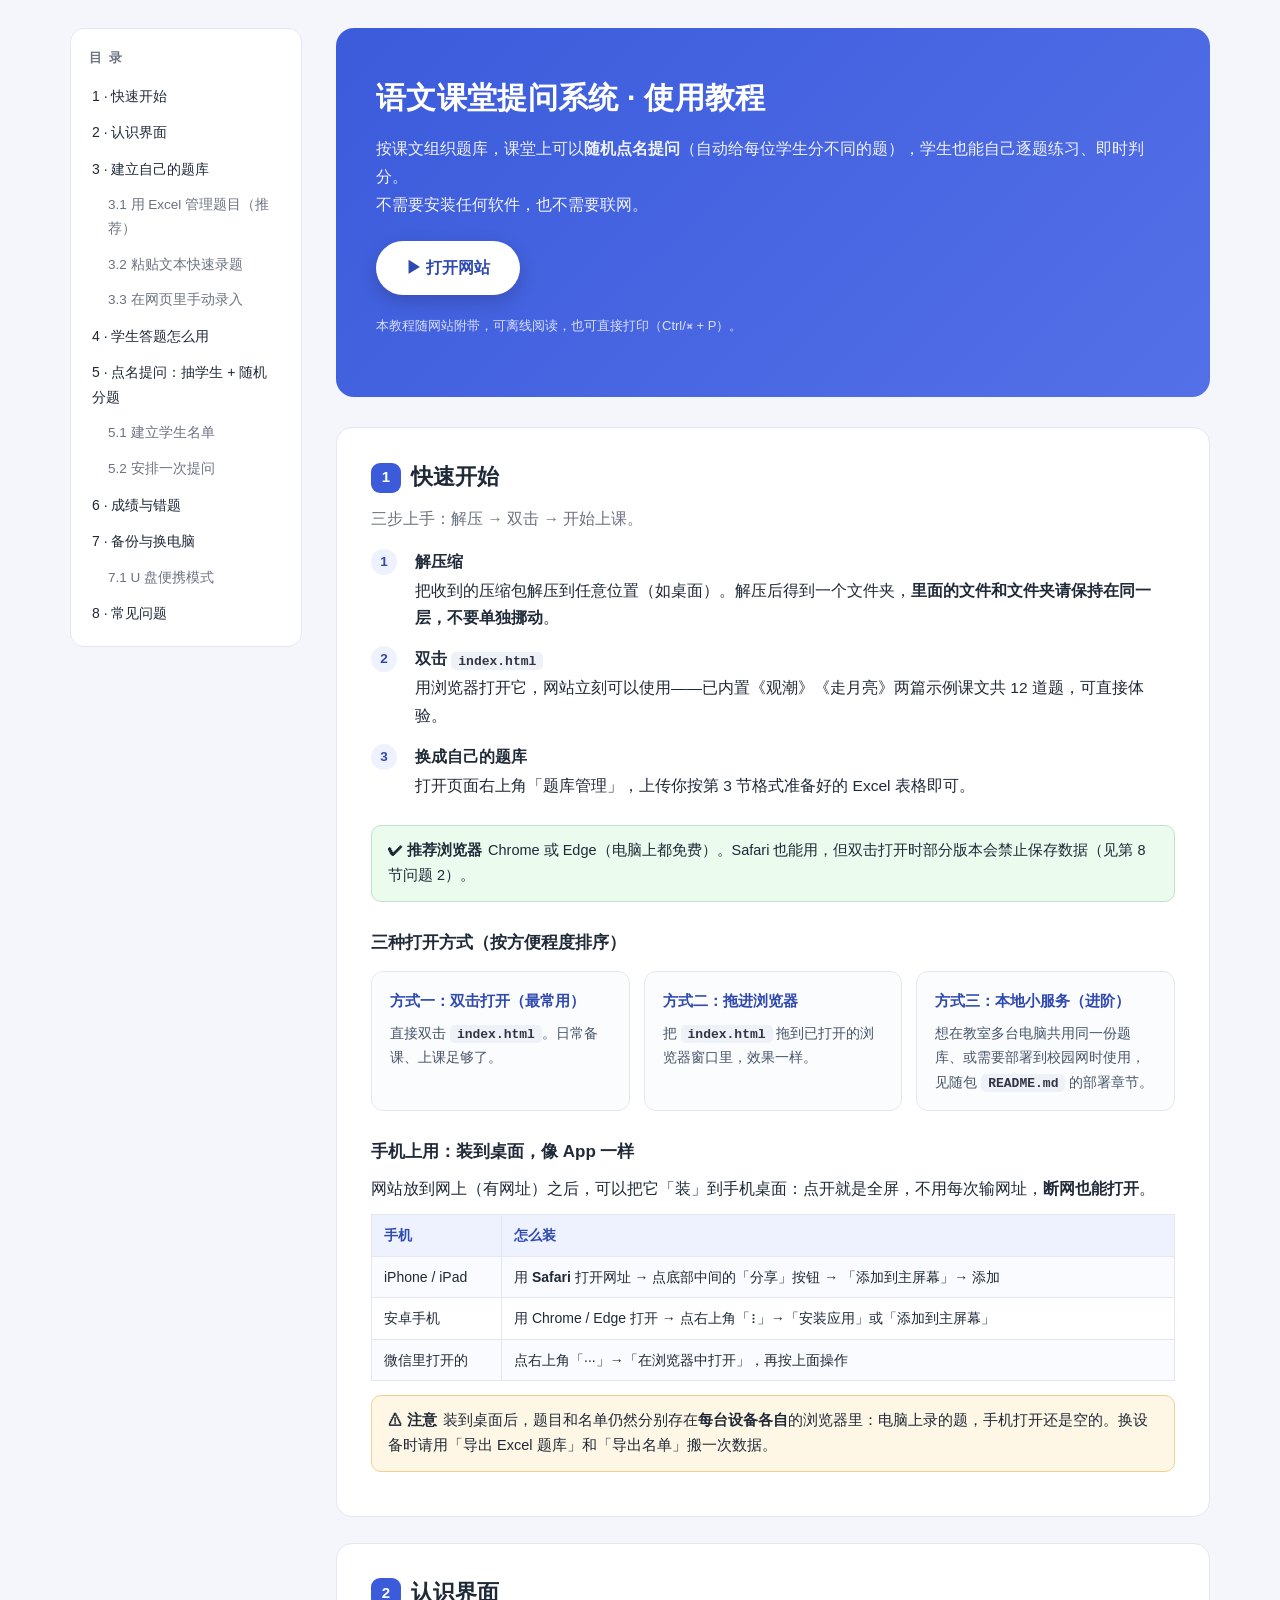
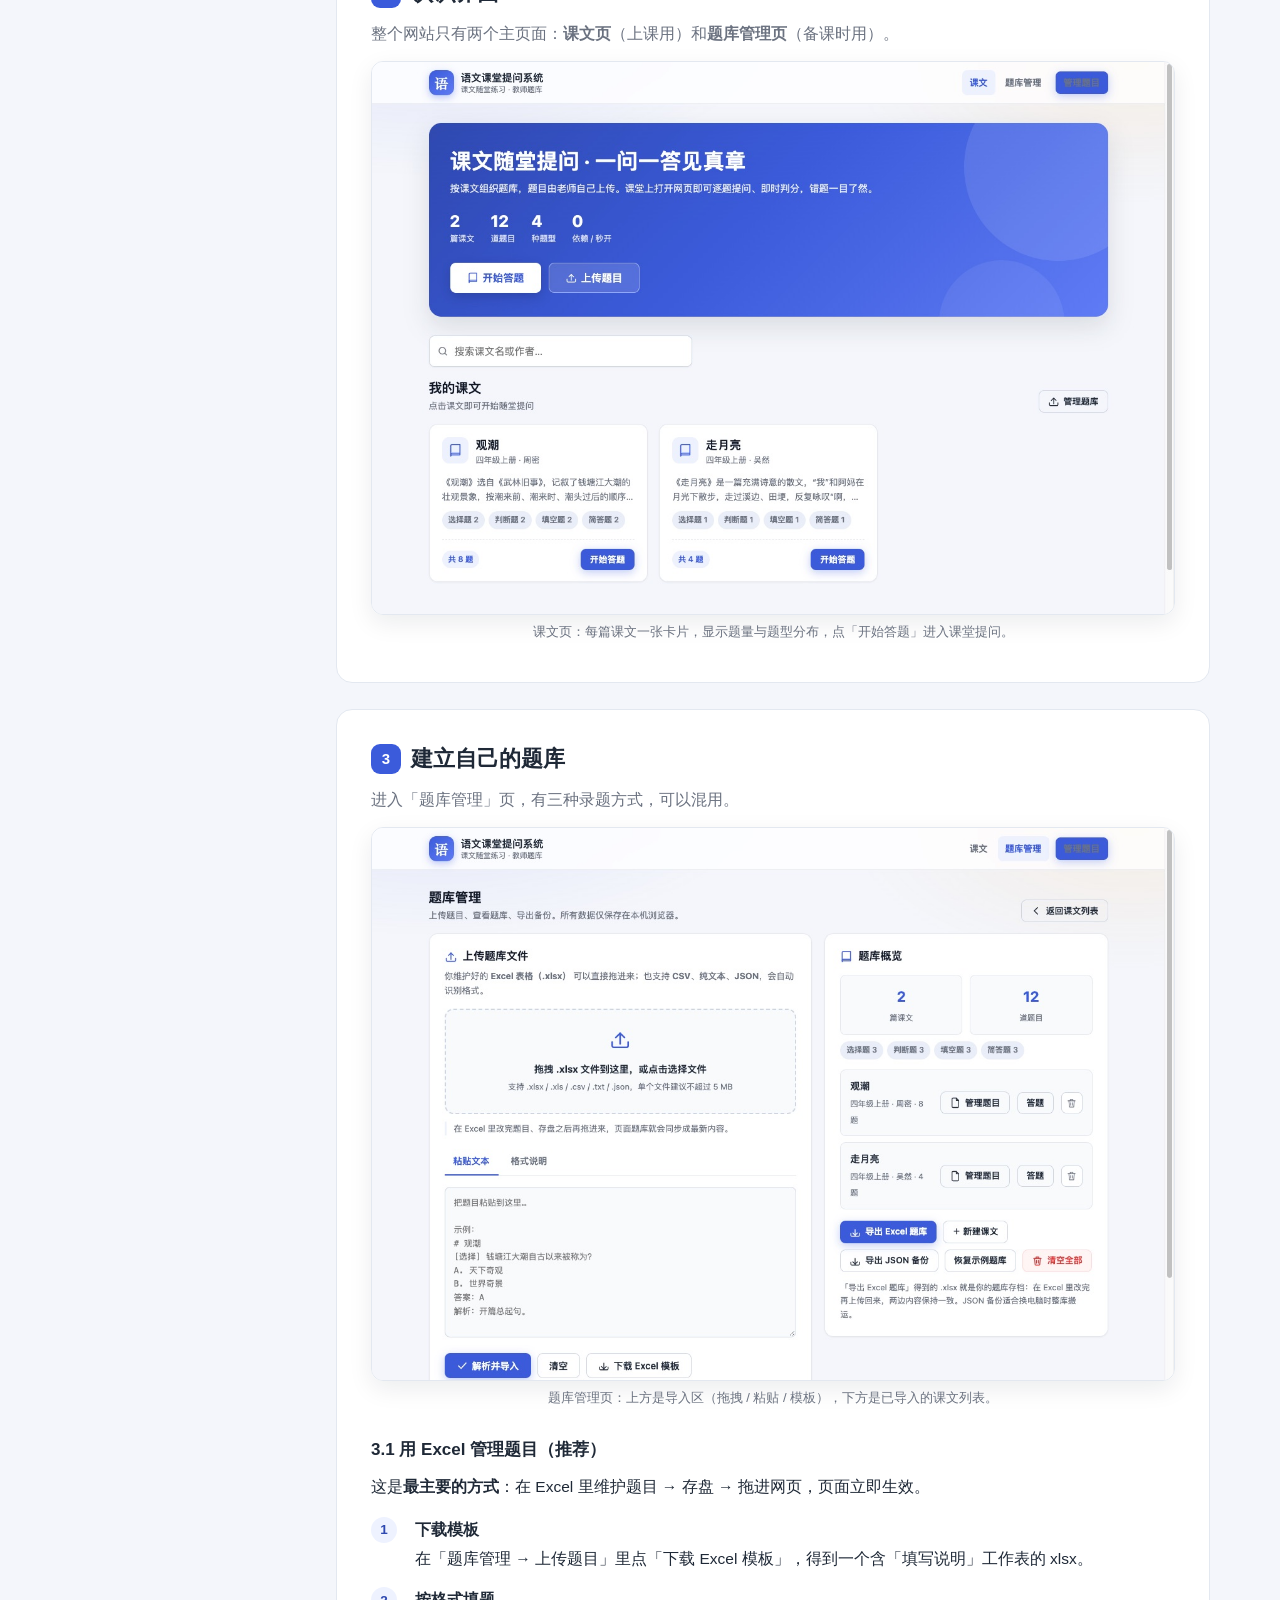
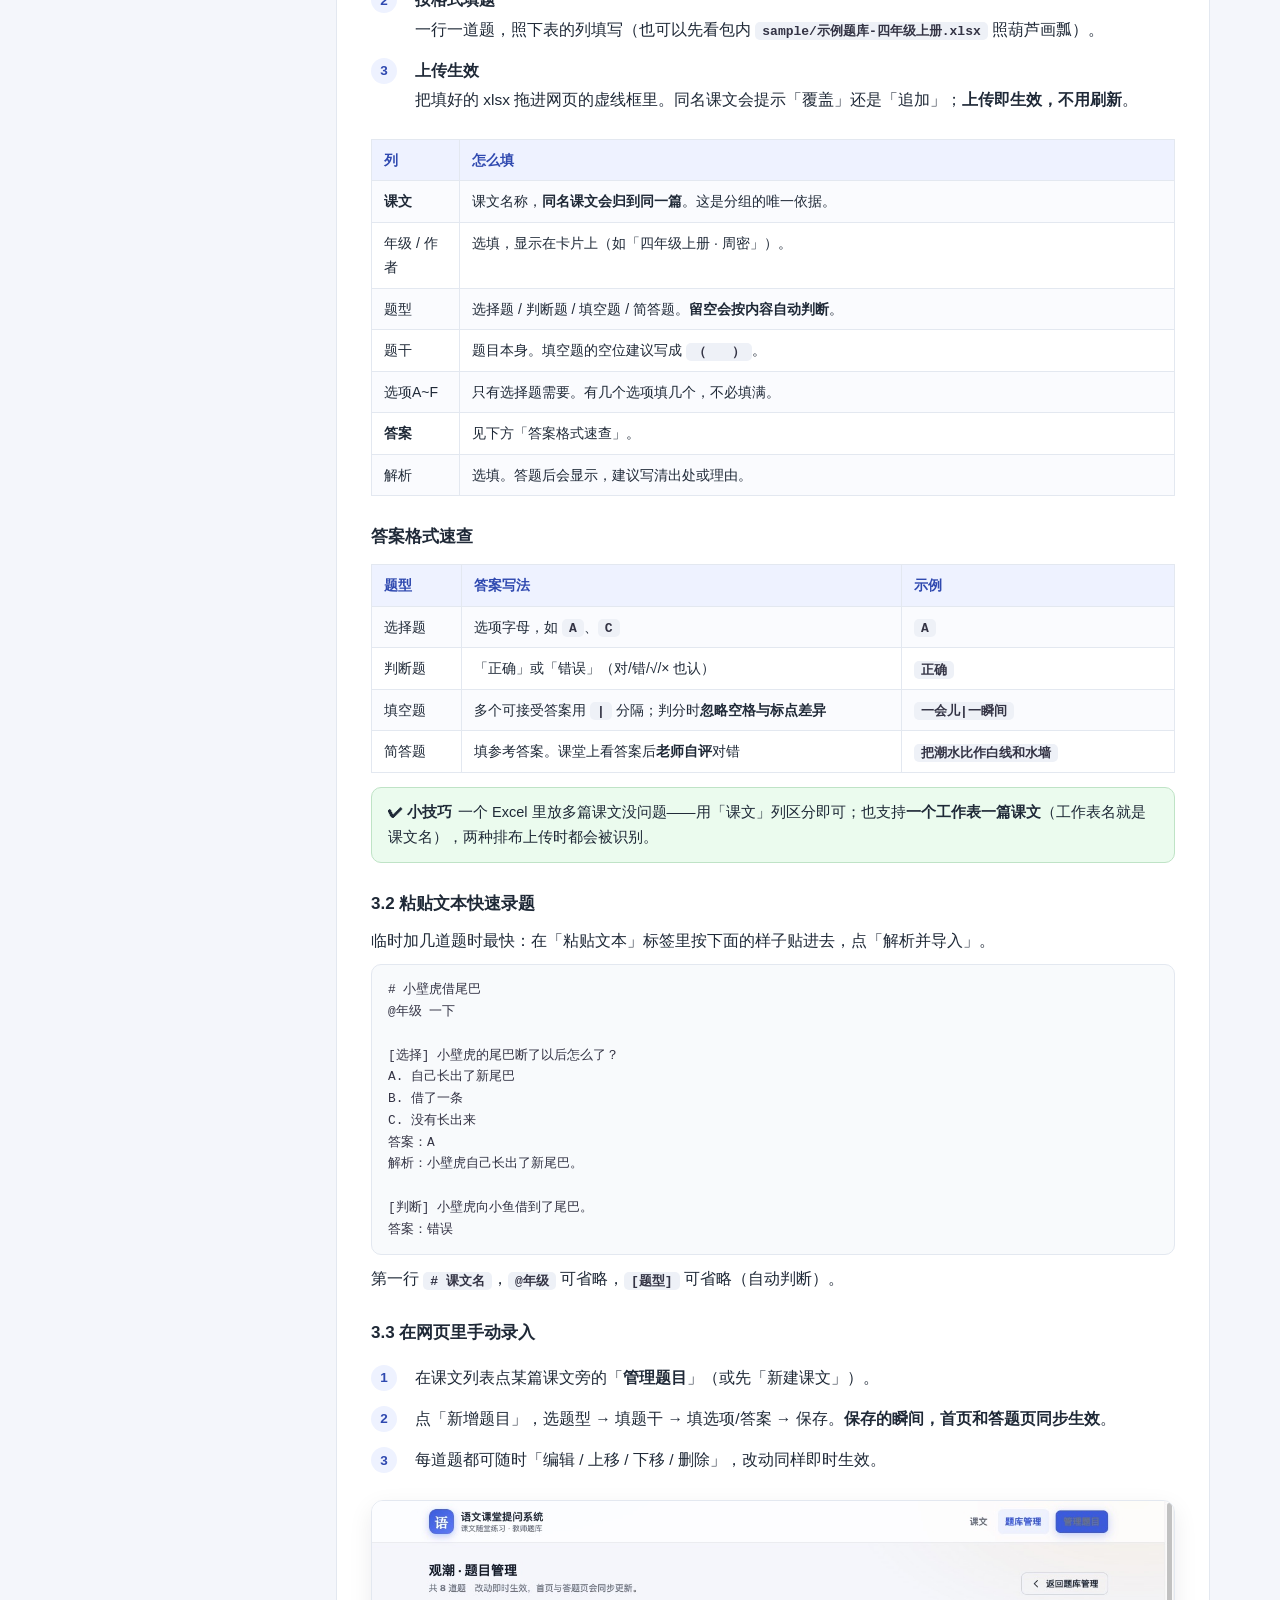
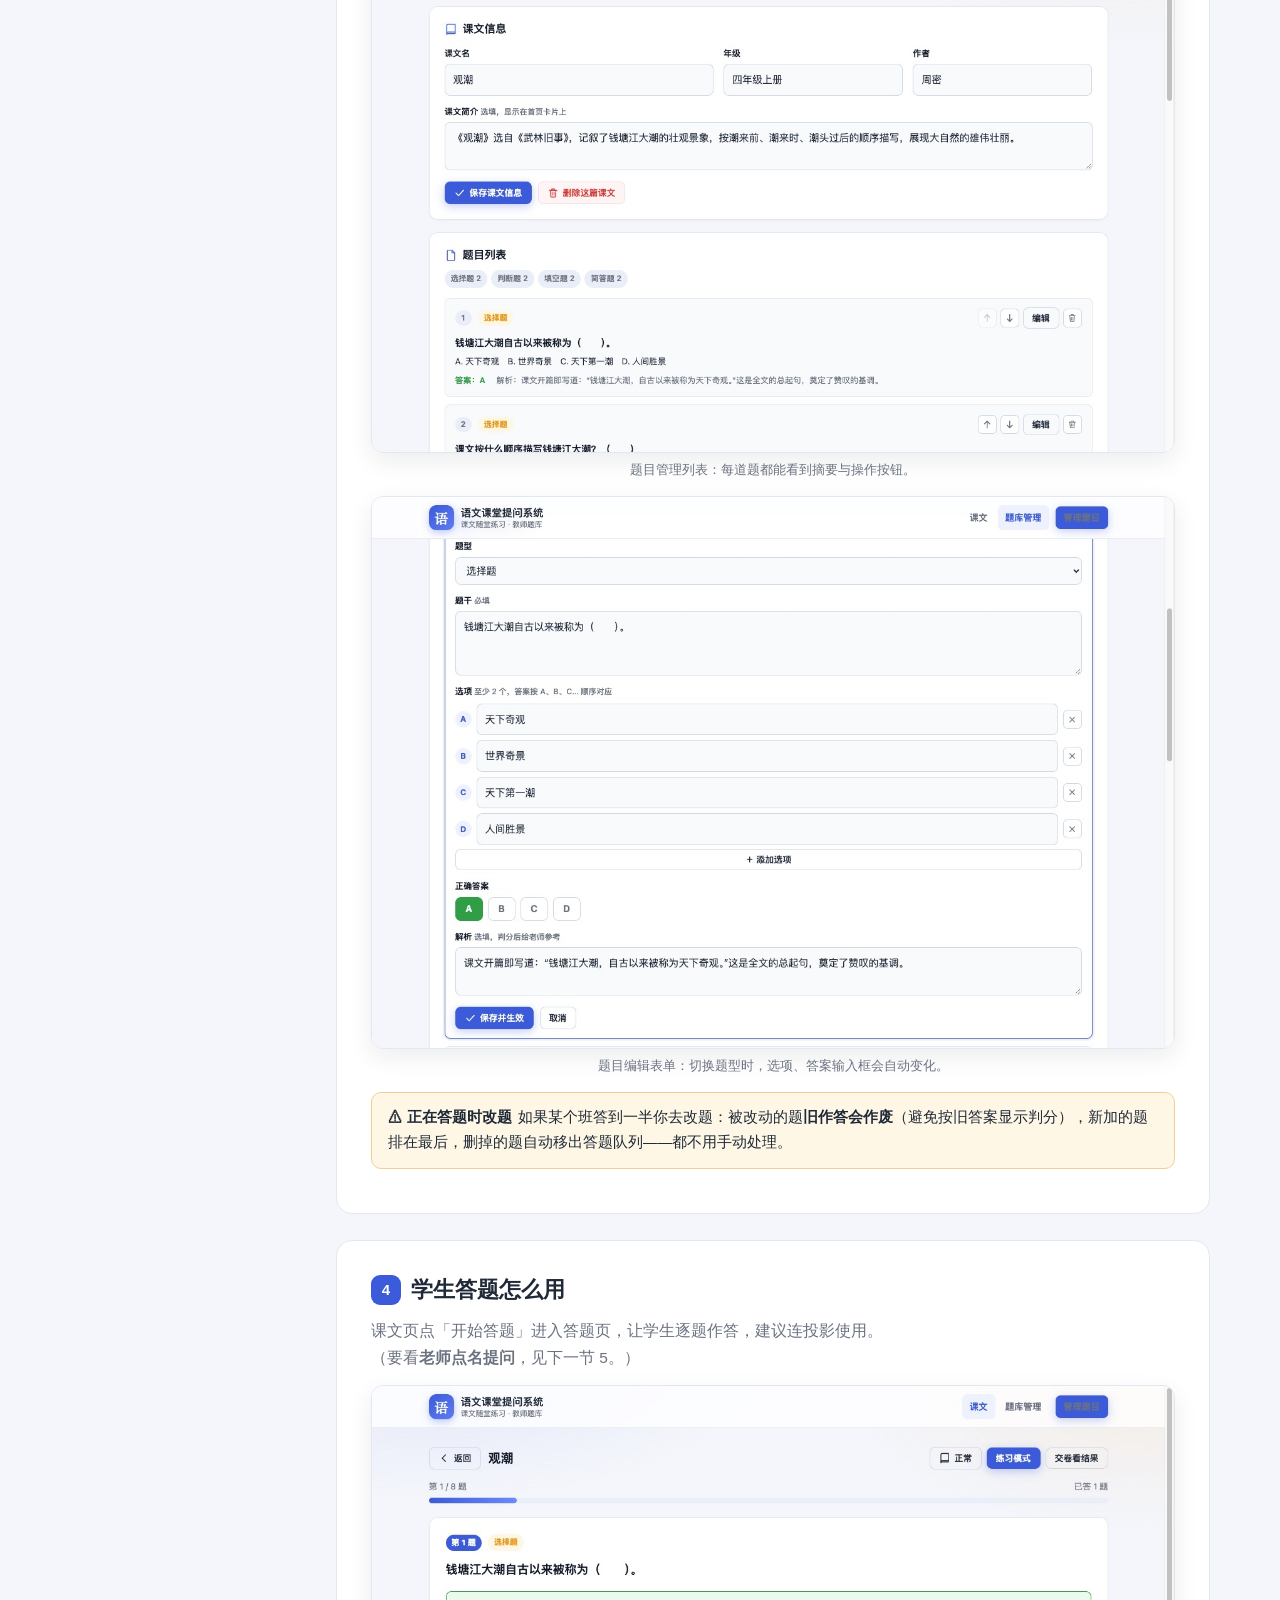
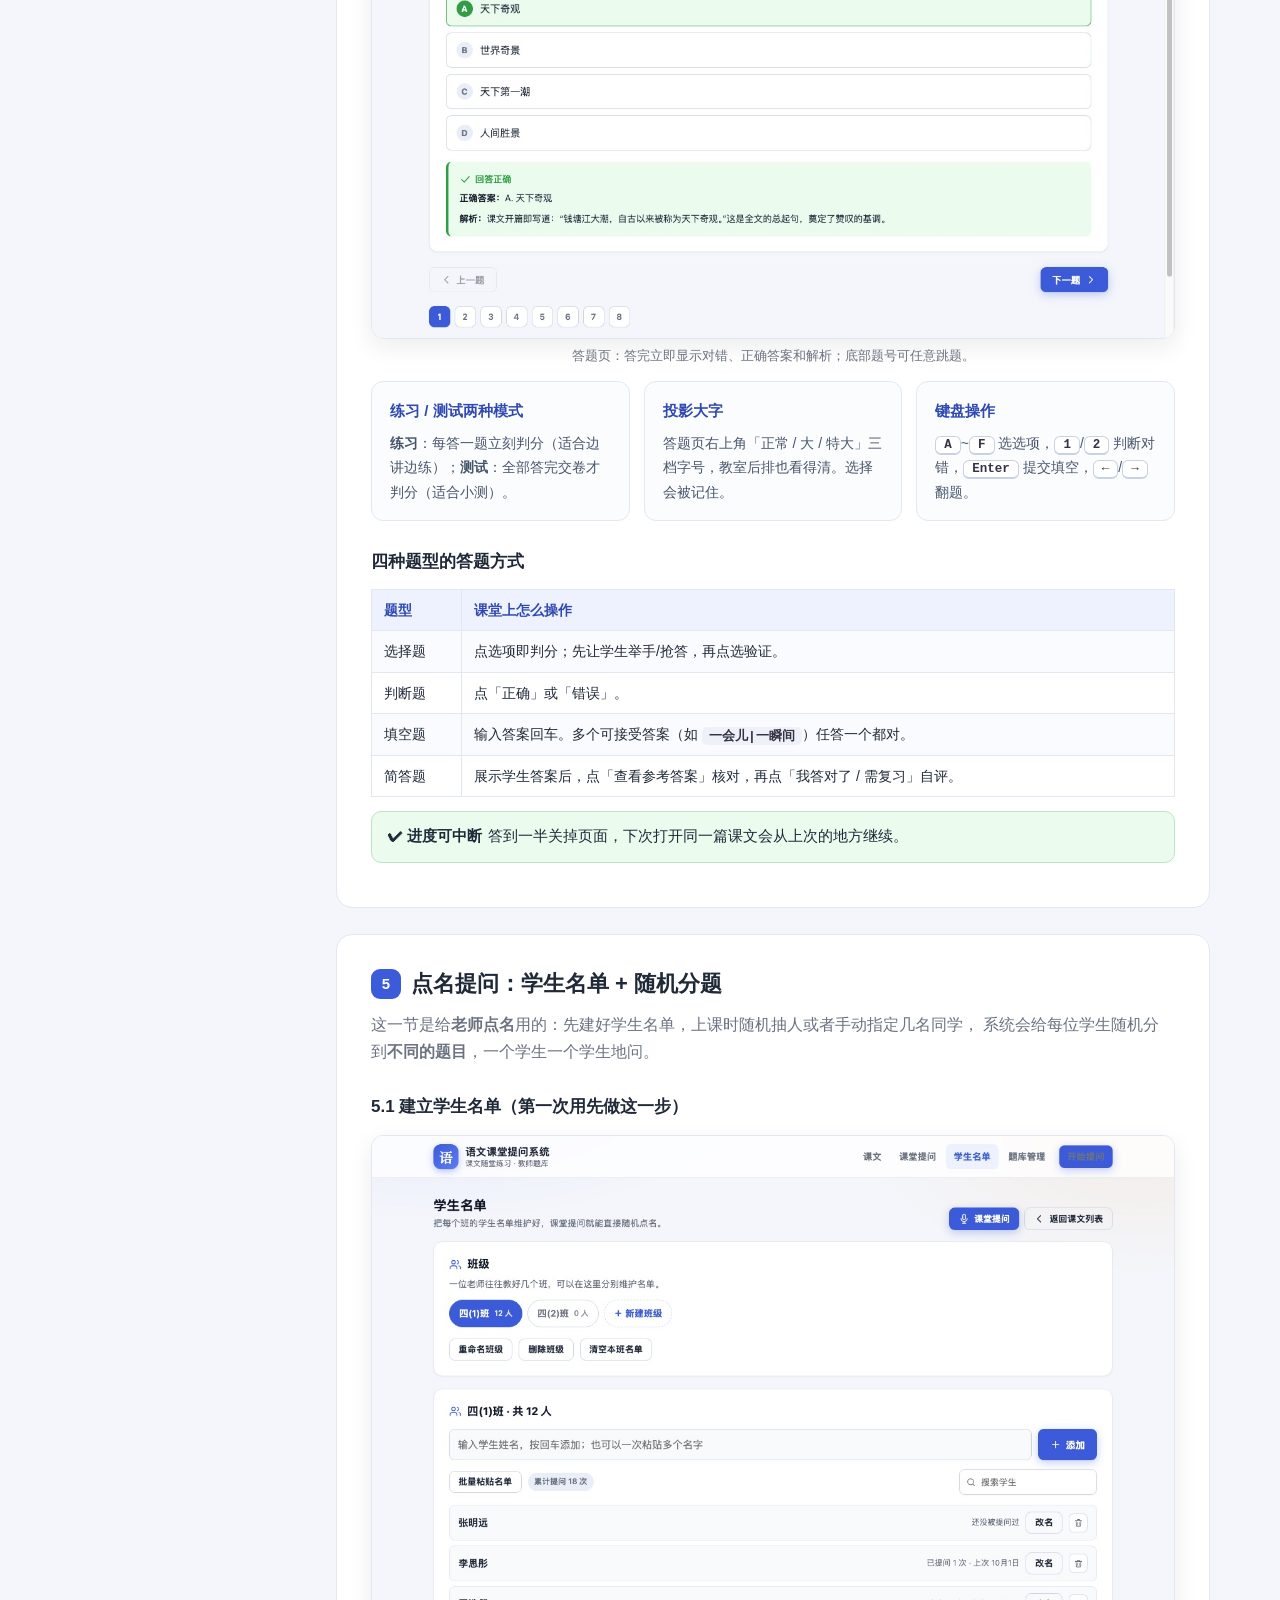
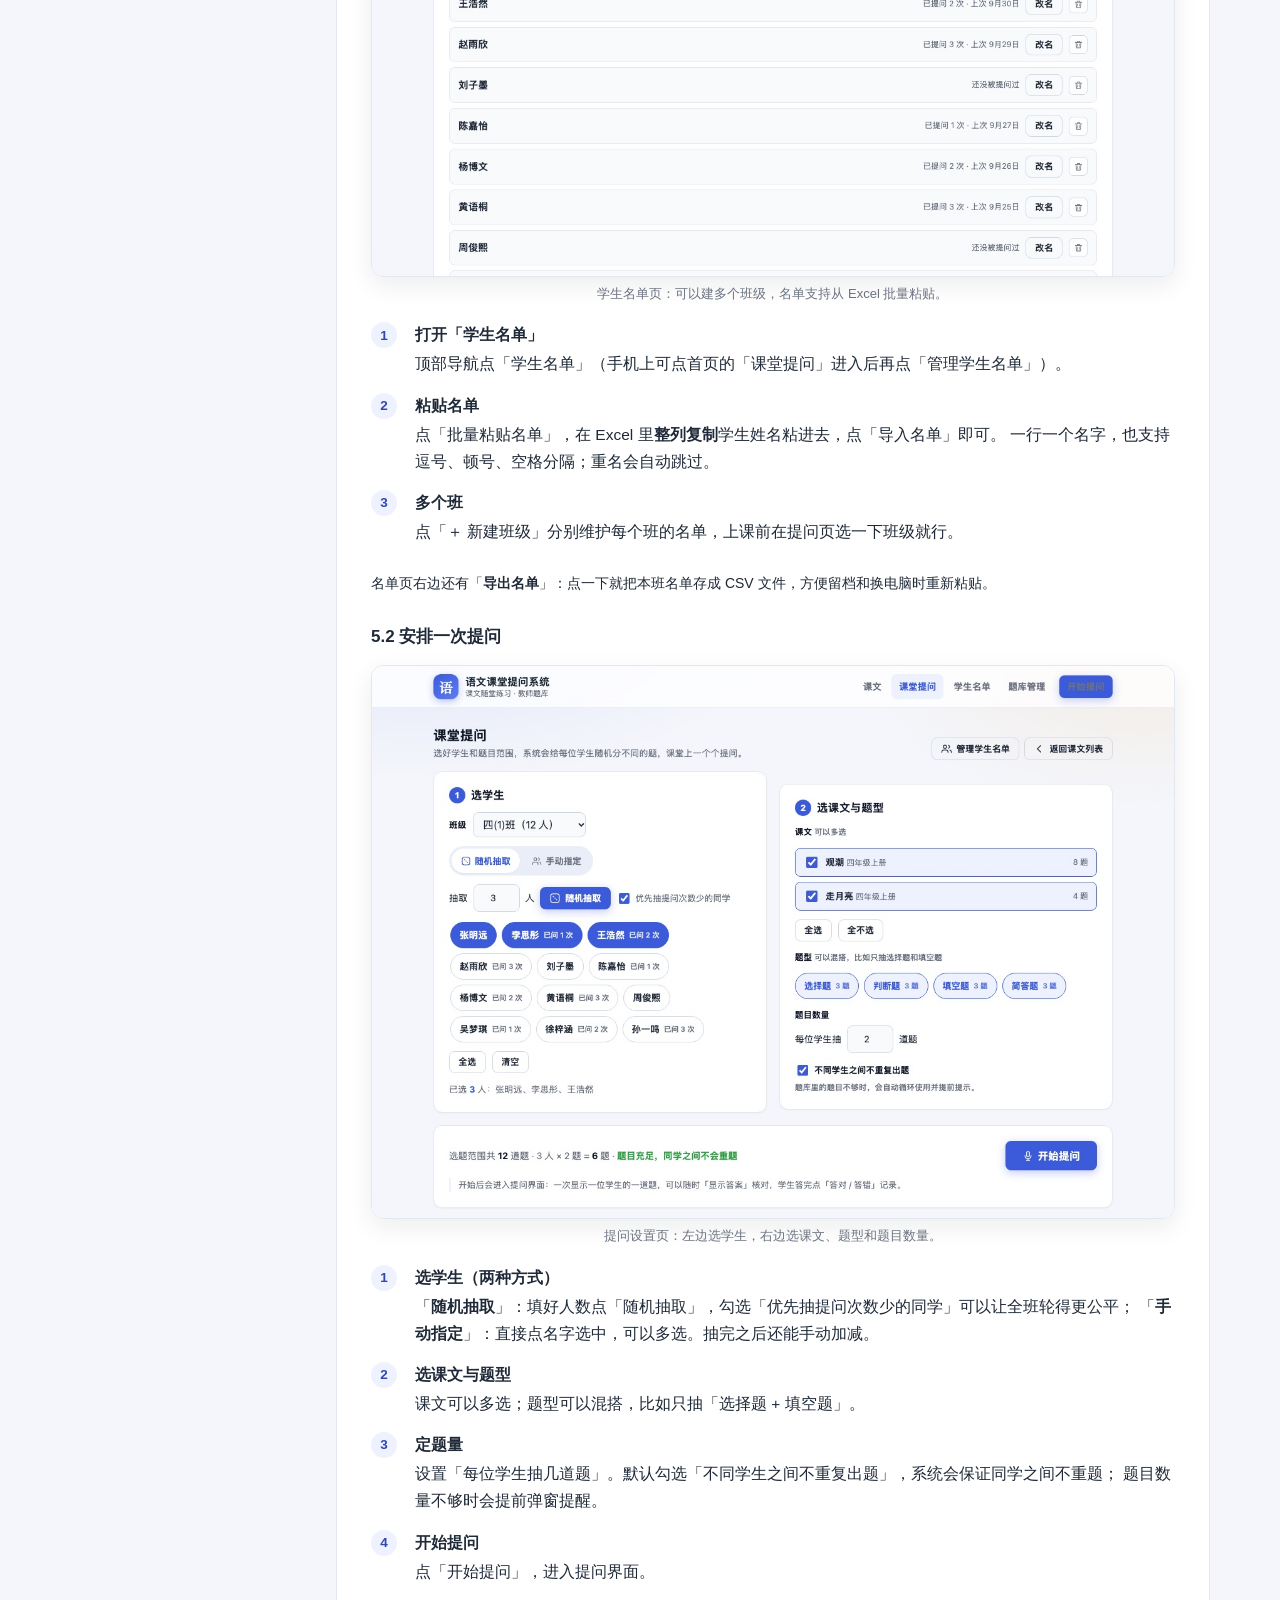
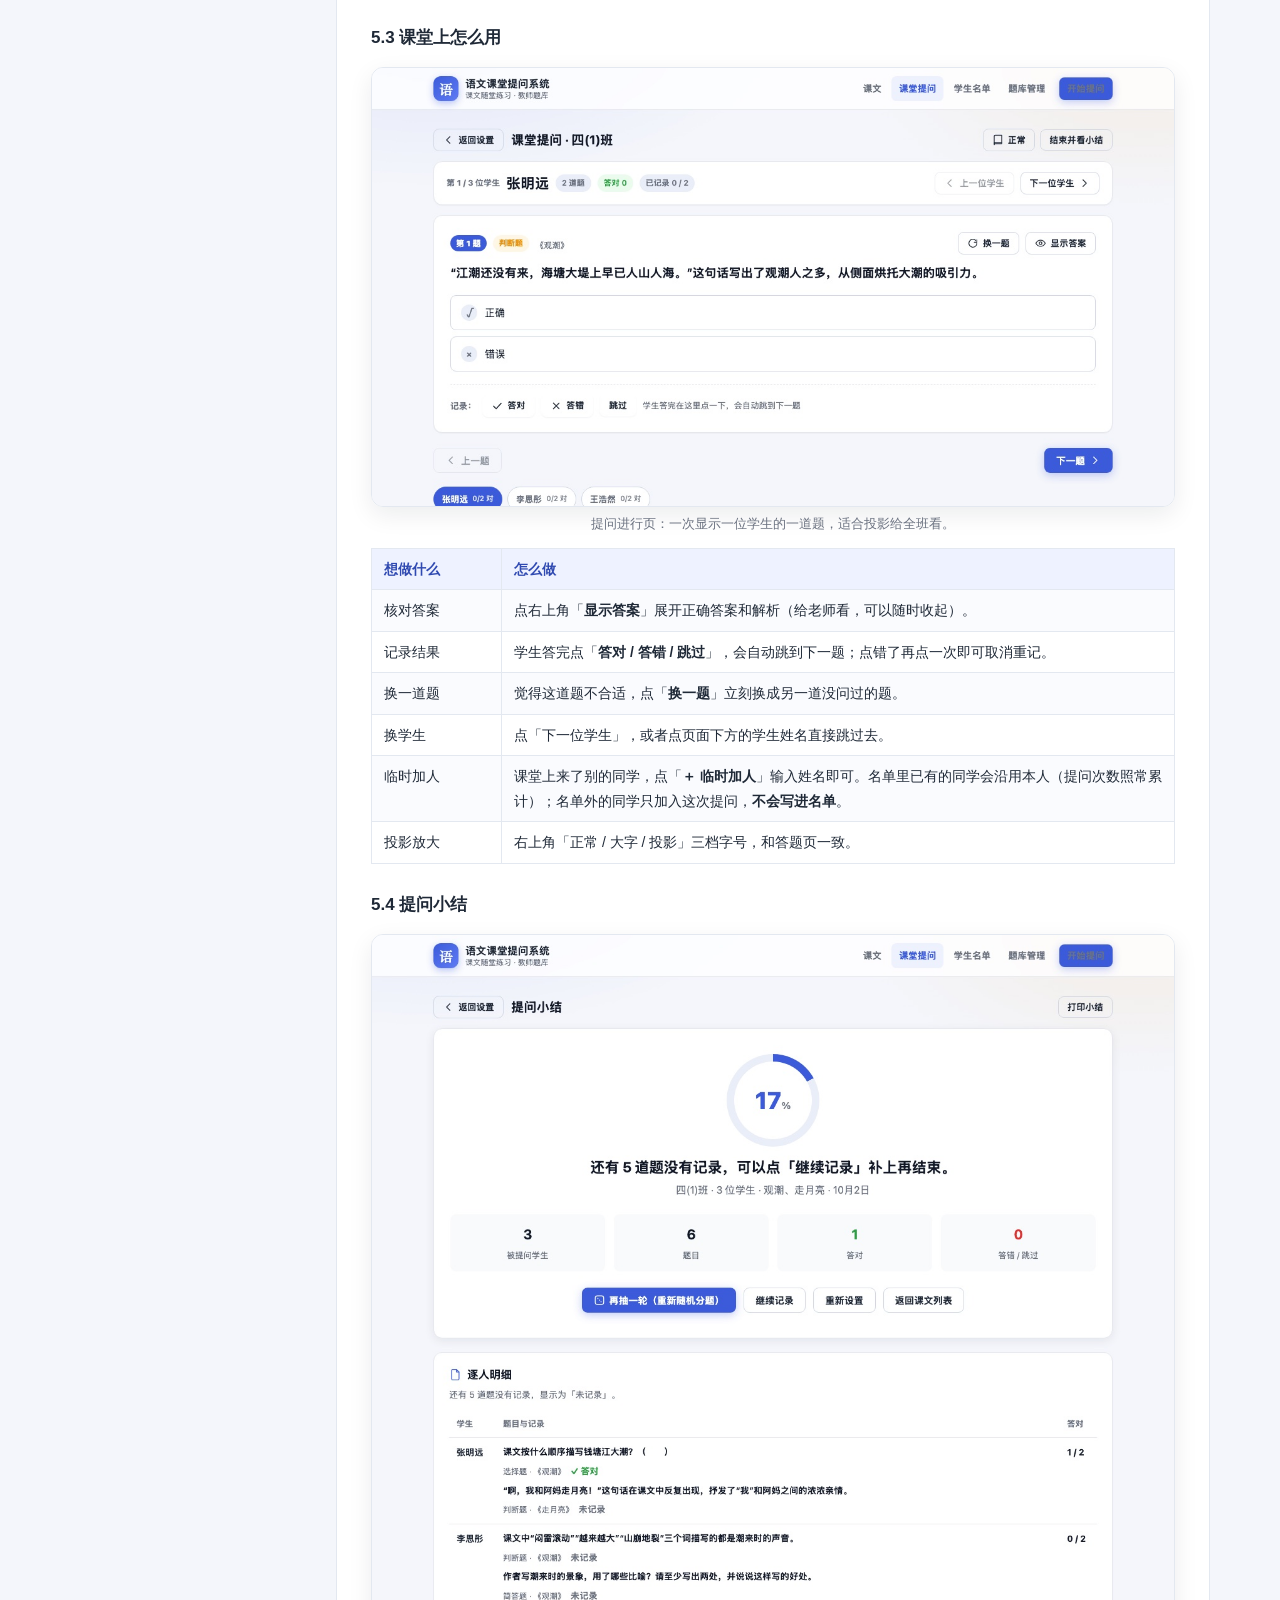
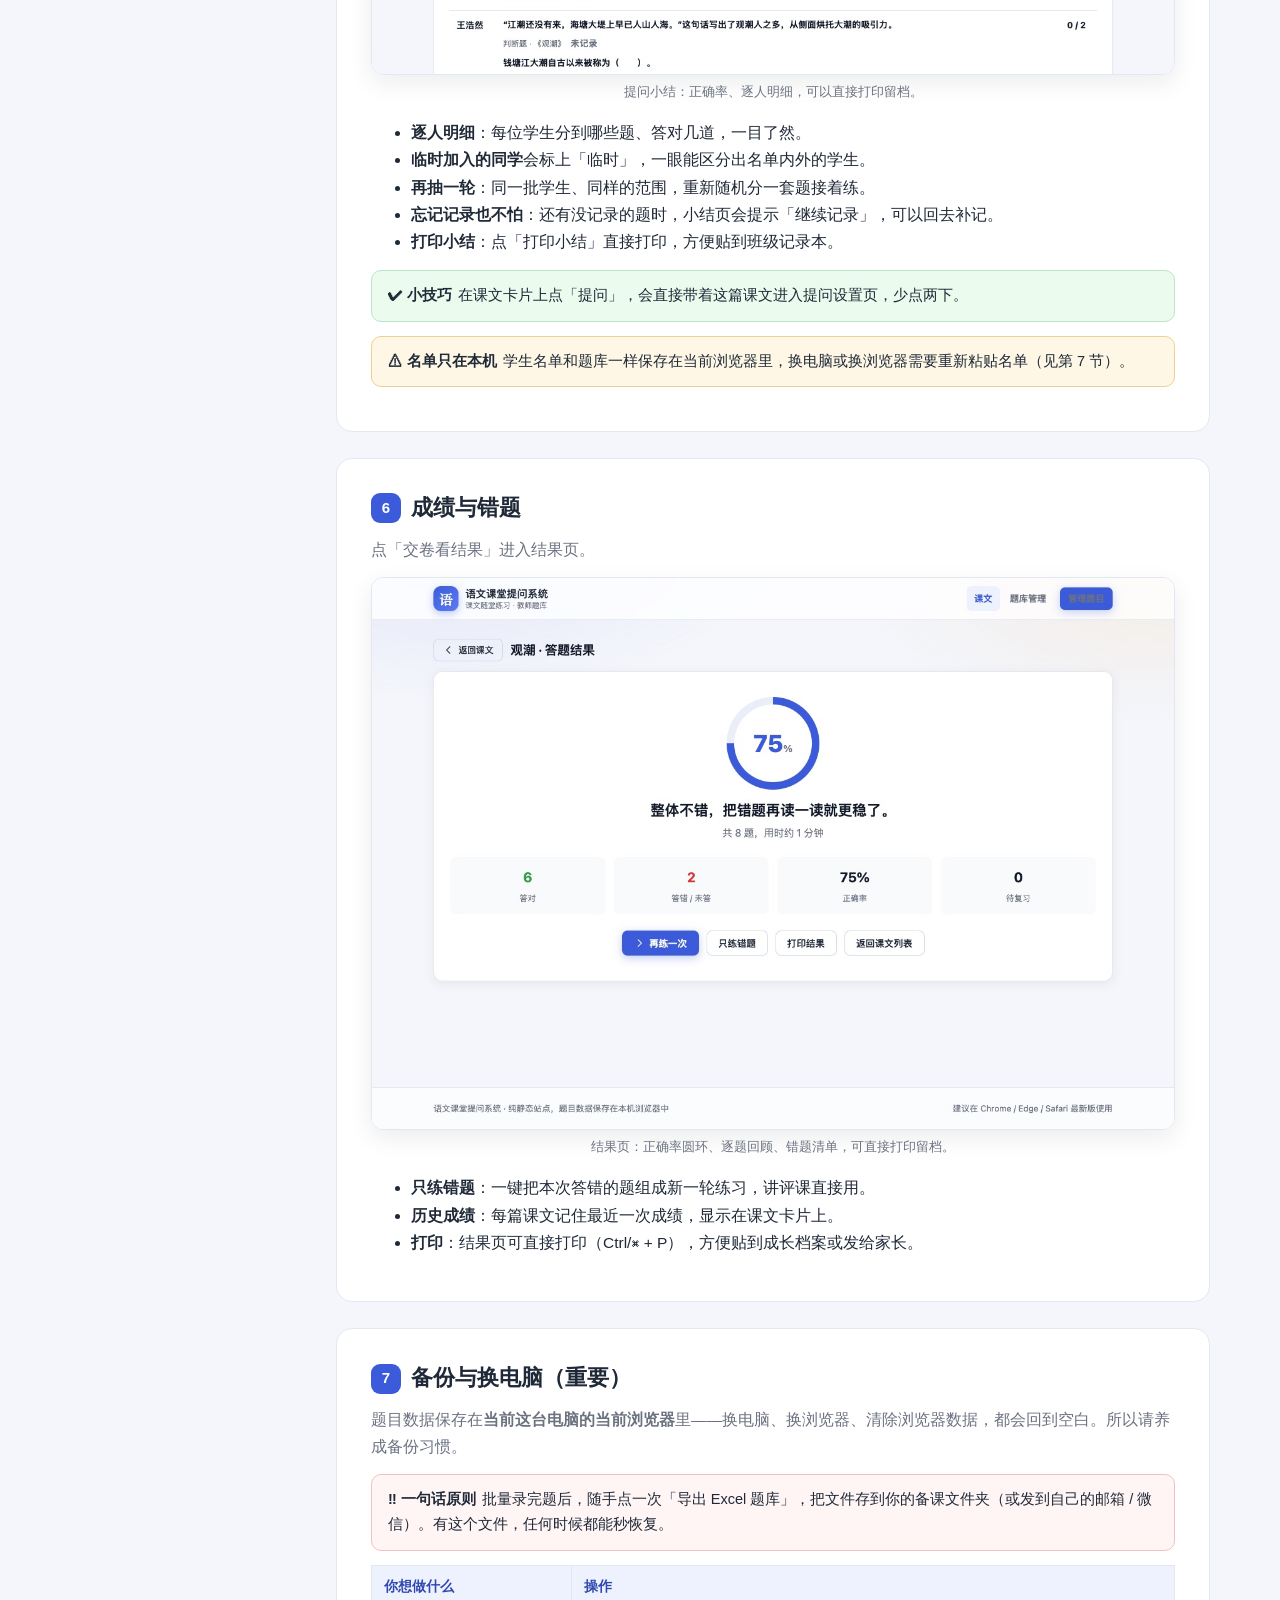
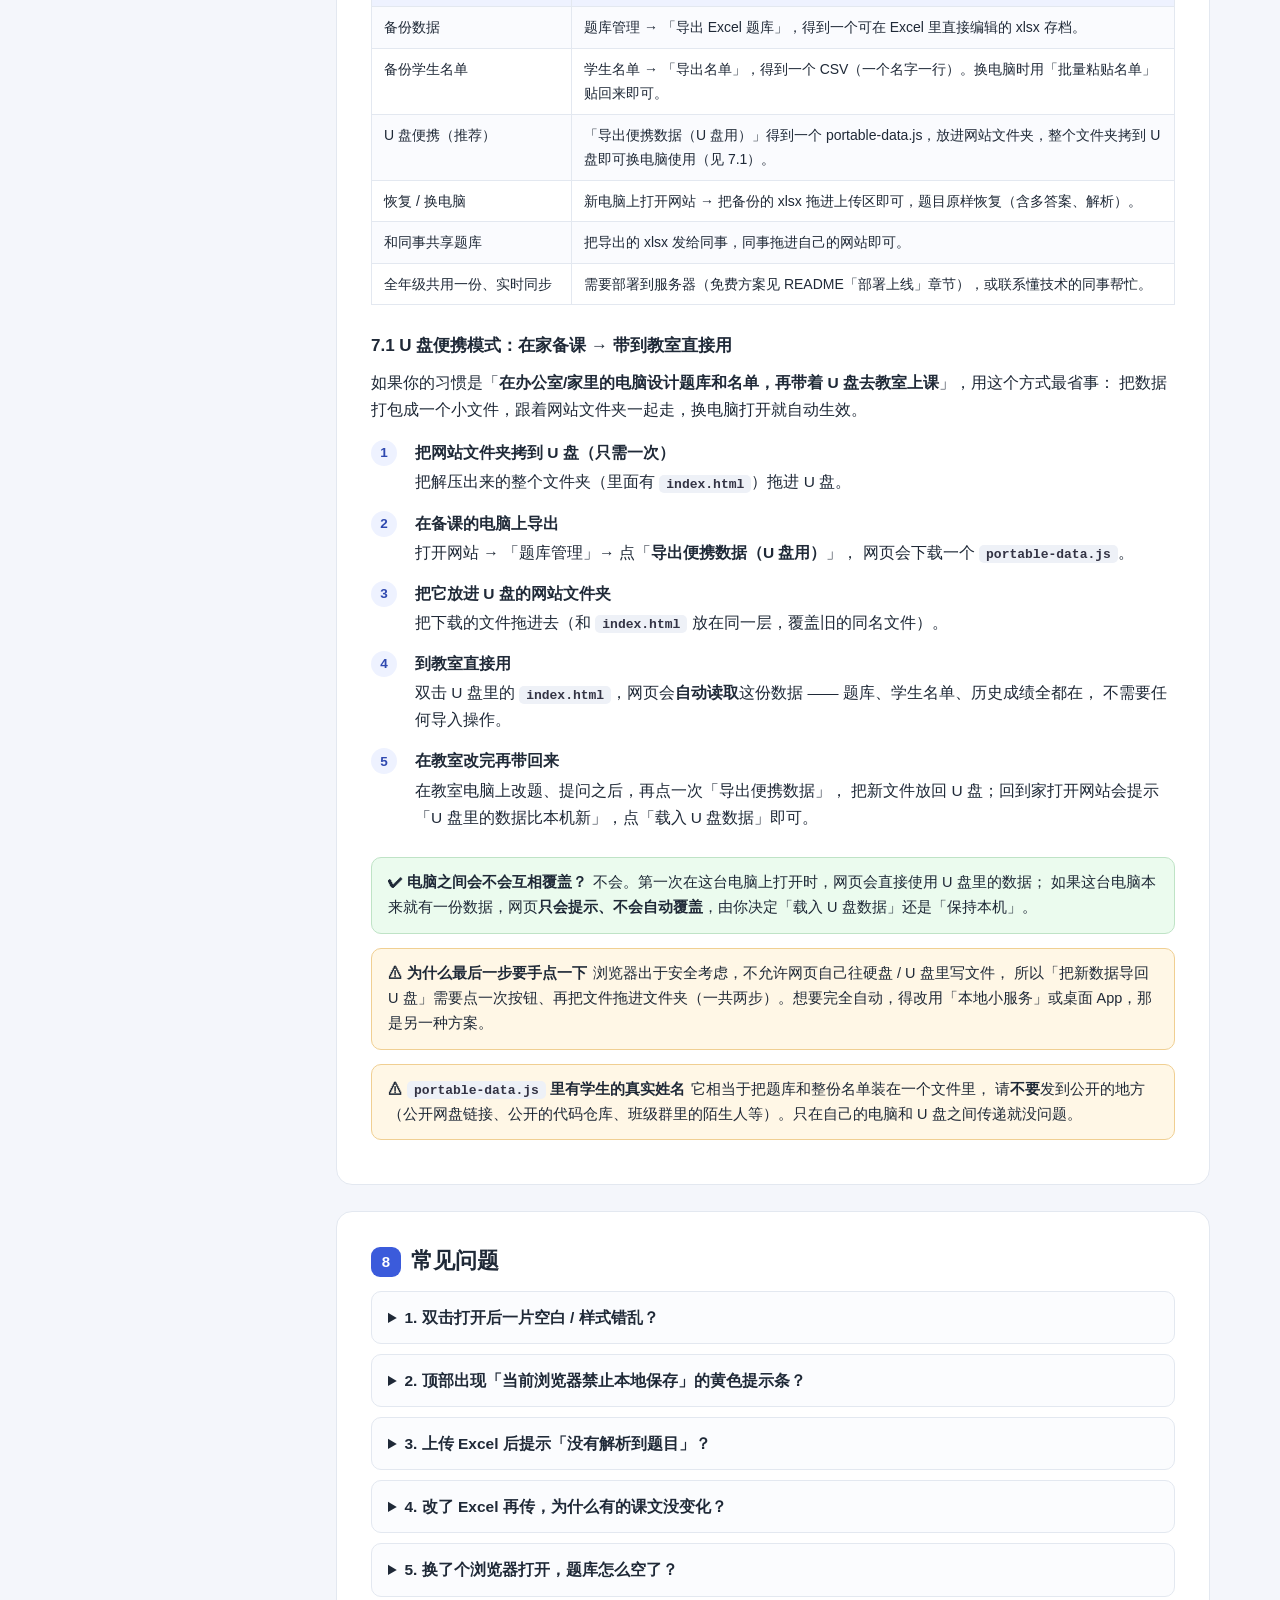
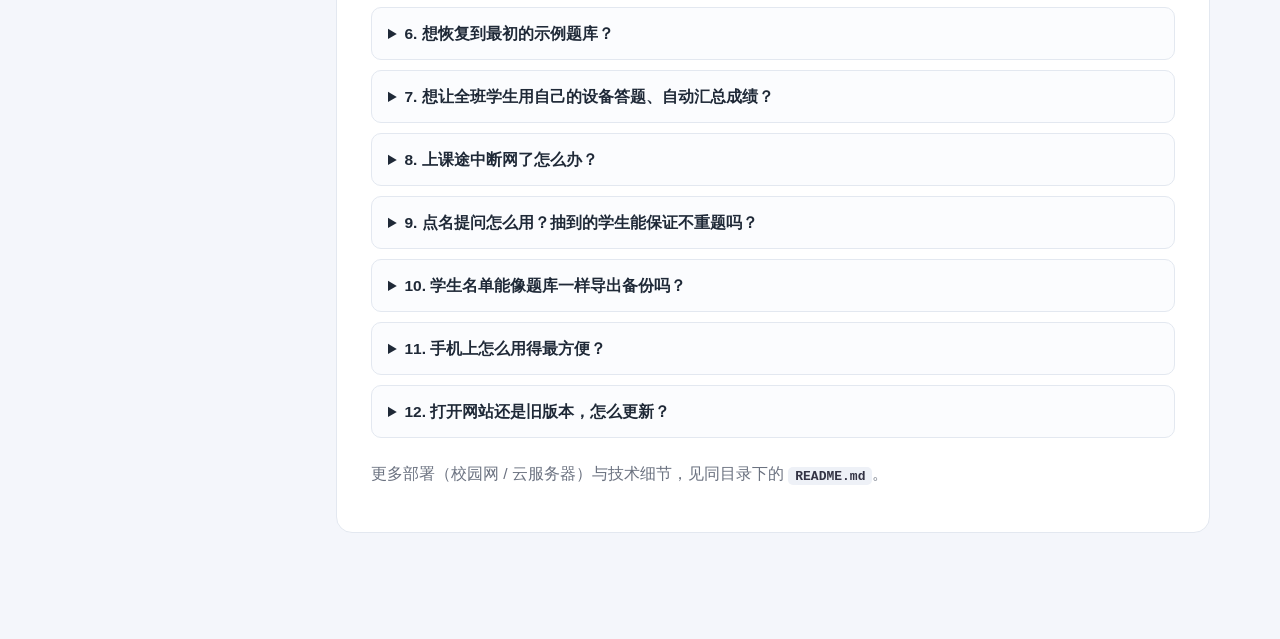
<file: 使用教程.html>
<!DOCTYPE html>
<html lang="zh-CN">
<head>
<meta charset="UTF-8">
<meta name="viewport" content="width=device-width, initial-scale=1">
<title>使用教程 · 语文课堂提问系统</title>
<style>
  :root {
    --primary: #3b5bdb; --primary-dark: #2f49b0; --primary-soft: #eef2ff;
    --accent: #e8940f; --accent-soft: #fff7e6;
    --success: #2f9e44; --success-soft: #ebfbee;
    --danger: #e03131; --danger-soft: #fff5f5;
    --text: #1f2937; --muted: #6b7280; --border: #e3e8f0;
    --surface: #fff; --bg: #f4f6fb;
  }
  * { box-sizing: border-box; }
  html { scroll-behavior: smooth; }
  body {
    margin: 0; background: var(--bg); color: var(--text);
    font: 15.5px/1.75 -apple-system, BlinkMacSystemFont, "PingFang SC", "Hiragino Sans GB",
          "Microsoft YaHei", "Noto Sans CJK SC", sans-serif;
  }
  .layout { display: flex; max-width: 1180px; margin: 0 auto; gap: 34px; padding: 28px 20px 80px; }
  nav.toc {
    flex: 0 0 232px; position: sticky; top: 24px; align-self: flex-start;
    background: var(--surface); border: 1px solid var(--border); border-radius: 14px;
    padding: 18px 8px 14px 0; max-height: calc(100vh - 48px); overflow: auto;
  }
  nav.toc h4 { margin: 0 18px 8px; font-size: 13px; color: var(--muted); letter-spacing: .12em; }
  nav.toc a {
    display: block; padding: 6px 18px; color: var(--text); text-decoration: none;
    font-size: 14px; border-left: 3px solid transparent;
  }
  nav.toc a:hover { background: var(--primary-soft); color: var(--primary-dark); }
  nav.toc a.sub { padding-left: 34px; font-size: 13.5px; color: var(--muted); }
  main { flex: 1; min-width: 0; }

  /* 封面 */
  .hero {
    background: linear-gradient(135deg, #3b5bdb, #5470e8);
    border-radius: 18px; color: #fff; padding: 44px 40px 38px; margin-bottom: 30px;
  }
  .hero h1 { margin: 0 0 10px; font-size: 30px; letter-spacing: .01em; }
  .hero p { margin: 0 0 22px; opacity: .92; font-size: 16px; }
  .hero .btn {
    display: inline-block; background: #fff; color: var(--primary-dark);
    font-weight: 700; font-size: 16px; padding: 13px 30px; border-radius: 999px;
    text-decoration: none; box-shadow: 0 6px 18px rgba(0,0,0,.18);
  }
  .hero .btn:hover { transform: translateY(-1px); }
  .hero .meta { margin-top: 20px; font-size: 13px; opacity: .8; }

  section {
    background: var(--surface); border: 1px solid var(--border); border-radius: 16px;
    padding: 30px 34px; margin-bottom: 26px;
  }
  h2 { margin: 0 0 6px; font-size: 22px; display: flex; align-items: center; gap: 10px; }
  h2 .no {
    flex: none; width: 30px; height: 30px; border-radius: 9px; background: var(--primary);
    color: #fff; font-size: 15px; display: inline-flex; align-items: center; justify-content: center;
  }
  h3 { margin: 26px 0 8px; font-size: 17px; }
  p { margin: 8px 0; }
  .lead { color: var(--muted); margin-bottom: 14px; }

  .shot {
    display: block; width: 100%; border: 1px solid var(--border); border-radius: 12px;
    box-shadow: 0 8px 24px rgba(17,24,39,.08); margin: 14px 0 6px;
  }
  .cap { text-align: center; color: var(--muted); font-size: 13px; margin: 4px 0 8px; }

  ol.steps { padding-left: 0; list-style: none; counter-reset: s; margin: 14px 0; }
  ol.steps li {
    counter-increment: s; position: relative; padding: 2px 0 12px 44px;
  }
  ol.steps li::before {
    content: counter(s); position: absolute; left: 0; top: 3px;
    width: 26px; height: 26px; border-radius: 50%; background: var(--primary-soft);
    color: var(--primary-dark); font-weight: 700; font-size: 13.5px;
    display: flex; align-items: center; justify-content: center;
  }
  ol.steps li b.t { display: block; margin-bottom: 2px; }

  .tip, .warn, .danger {
    border-radius: 10px; padding: 12px 16px; margin: 14px 0; font-size: 14.5px;
  }
  .tip   { background: var(--success-soft); border: 1px solid #bfe3c6; }
  .warn  { background: var(--accent-soft);  border: 1px solid #f0cf92; }
  .danger{ background: var(--danger-soft);  border: 1px solid #f3c1c1; }
  .tip b:first-child, .warn b:first-child, .danger b:first-child { display: inline-block; margin-right: 6px; }

  table { width: 100%; border-collapse: collapse; margin: 12px 0; font-size: 14px; }
  th, td { border: 1px solid var(--border); padding: 8px 12px; text-align: left; vertical-align: top; }
  th { background: var(--primary-soft); color: var(--primary-dark); white-space: nowrap; }
  tr:nth-child(even) td { background: #fafbfe; }
  code {
    background: #eef1f7; border-radius: 5px; padding: 1.5px 7px;
    font: 600 13px/1.5 ui-monospace, "SF Mono", Menlo, Consolas, monospace; color: #334;
  }
  kbd {
    background: #fff; border: 1px solid #c9d2e0; border-bottom-width: 2.5px; border-radius: 6px;
    padding: 1px 8px; font: 600 12.5px ui-monospace, Menlo, monospace; color: #334;
  }
  pre.sample {
    background: #f8fafc; border: 1px solid var(--border); border-radius: 10px;
    padding: 14px 16px; overflow-x: auto; font: 12.8px/1.7 ui-monospace, Menlo, Consolas, monospace;
    color: #334; margin: 10px 0;
  }
  .cols { display: grid; grid-template-columns: repeat(auto-fit, minmax(240px, 1fr)); gap: 14px; margin: 14px 0; }
  .card {
    border: 1px solid var(--border); border-radius: 12px; padding: 16px 18px; background: #fbfcfe;
  }
  .card h4 { margin: 0 0 6px; font-size: 15px; color: var(--primary-dark); }
  .card p { margin: 0; font-size: 14px; color: #475569; }
  details {
    border: 1px solid var(--border); border-radius: 10px; padding: 0 16px; margin: 10px 0;
    background: #fbfcfe;
  }
  details summary { cursor: pointer; font-weight: 600; padding: 12px 0; }
  details[open] summary { border-bottom: 1px dashed var(--border); margin-bottom: 8px; }
  .grid2 { display: grid; grid-template-columns: 1fr 1fr; gap: 18px; }
  @media (max-width: 900px) {
    .layout { flex-direction: column; }
    nav.toc { position: static; flex: none; max-height: none; }
    .grid2 { grid-template-columns: 1fr; }
    section { padding: 22px 20px; }
    .hero { padding: 32px 24px; }
  }
  @media print {
    body { background: #fff; }
    nav.toc { display: none; }
    section { border: none; padding: 10px 0; page-break-inside: avoid; }
    .hero .btn { display: none; }
    .shot { box-shadow: none; }
  }
</style>
</head>
<body>
<div class="layout">

<nav class="toc" aria-label="目录">
  <h4>目 录</h4>
  <a href="#s1">1 · 快速开始</a>
  <a href="#s2">2 · 认识界面</a>
  <a href="#s3">3 · 建立自己的题库</a>
  <a class="sub" href="#s3-1">3.1 用 Excel 管理题目（推荐）</a>
  <a class="sub" href="#s3-2">3.2 粘贴文本快速录题</a>
  <a class="sub" href="#s3-3">3.3 在网页里手动录入</a>
  <a href="#s4">4 · 学生答题怎么用</a>
  <a href="#s5">5 · 点名提问：抽学生 + 随机分题</a>
  <a class="sub" href="#s5-1">5.1 建立学生名单</a>
  <a class="sub" href="#s5-2">5.2 安排一次提问</a>
  <a href="#s6">6 · 成绩与错题</a>
  <a href="#s7">7 · 备份与换电脑</a>
  <a class="sub" href="#s7-1">7.1 U 盘便携模式</a>
  <a href="#s8">8 · 常见问题</a>
</nav>

<main>

<div class="hero">
  <h1>语文课堂提问系统 · 使用教程</h1>
  <p>按课文组织题库，课堂上可以<b>随机点名提问</b>（自动给每位学生分不同的题），学生也能自己逐题练习、即时判分。<br>不需要安装任何软件，也不需要联网。</p>
  <a class="btn" href="index.html">▶ 打开网站</a>
  <p class="meta">本教程随网站附带，可离线阅读，也可直接打印（Ctrl/⌘ + P）。</p>
</div>

<!-- ============================================================ 1 -->
<section id="s1">
  <h2><span class="no">1</span>快速开始</h2>
  <p class="lead">三步上手：解压 → 双击 → 开始上课。</p>

  <ol class="steps">
    <li><b class="t">解压缩</b>
      把收到的压缩包解压到任意位置（如桌面）。解压后得到一个文件夹，<b>里面的文件和文件夹请保持在同一层，不要单独挪动</b>。</li>
    <li><b class="t">双击 <code>index.html</code></b>
      用浏览器打开它，网站立刻可以使用——已内置《观潮》《走月亮》两篇示例课文共 12 道题，可直接体验。</li>
    <li><b class="t">换成自己的题库</b>
      打开页面右上角「题库管理」，上传你按第 3 节格式准备好的 Excel 表格即可。</li>
  </ol>

  <div class="tip"><b>✔ 推荐浏览器</b>Chrome 或 Edge（电脑上都免费）。Safari 也能用，但双击打开时部分版本会禁止保存数据（见第 8 节问题 2）。</div>

  <h3>三种打开方式（按方便程度排序）</h3>
  <div class="cols">
    <div class="card"><h4>方式一：双击打开（最常用）</h4><p>直接双击 <code>index.html</code>。日常备课、上课足够了。</p></div>
    <div class="card"><h4>方式二：拖进浏览器</h4><p>把 <code>index.html</code> 拖到已打开的浏览器窗口里，效果一样。</p></div>
    <div class="card"><h4>方式三：本地小服务（进阶）</h4><p>想在教室多台电脑共用同一份题库、或需要部署到校园网时使用，见随包 <code>README.md</code> 的部署章节。</p></div>
  </div>

  <h3>手机上用：装到桌面，像 App 一样</h3>
  <p>网站放到网上（有网址）之后，可以把它「装」到手机桌面：点开就是全屏，不用每次输网址，<b>断网也能打开</b>。</p>
  <table>
    <tr><th style="width:130px">手机</th><th>怎么装</th></tr>
    <tr><td>iPhone / iPad</td><td>用 <b>Safari</b> 打开网址 → 点底部中间的「分享」按钮 → 「添加到主屏幕」→ 添加</td></tr>
    <tr><td>安卓手机</td><td>用 Chrome / Edge 打开 → 点右上角「⋮」→「安装应用」或「添加到主屏幕」</td></tr>
    <tr><td>微信里打开的</td><td>点右上角「···」→「在浏览器中打开」，再按上面操作</td></tr>
  </table>
  <div class="warn"><b>⚠ 注意</b>装到桌面后，题目和名单仍然分别存在<b>每台设备各自</b>的浏览器里：电脑上录的题，手机打开还是空的。换设备时请用「导出 Excel 题库」和「导出名单」搬一次数据。</div>
</section>

<!-- ============================================================ 2 -->
<section id="s2">
  <h2><span class="no">2</span>认识界面</h2>
  <p class="lead">整个网站只有两个主页面：<b>课文页</b>（上课用）和<b>题库管理页</b>（备课时用）。</p>

  <img class="shot" src="assets/tutorial/01-首页.jpg" alt="首页：课文列表">
  <p class="cap">课文页：每篇课文一张卡片，显示题量与题型分布，点「开始答题」进入课堂提问。</p>
</section>

<!-- ============================================================ 3 -->
<section id="s3">
  <h2><span class="no">3</span>建立自己的题库</h2>
  <p class="lead">进入「题库管理」页，有三种录题方式，可以混用。</p>
  <img class="shot" src="assets/tutorial/04-题库管理.jpg" alt="题库管理页">
  <p class="cap">题库管理页：上方是导入区（拖拽 / 粘贴 / 模板），下方是已导入的课文列表。</p>

  <h3 id="s3-1">3.1 用 Excel 管理题目（推荐）</h3>
  <p>这是<b>最主要的方式</b>：在 Excel 里维护题目 → 存盘 → 拖进网页，页面立即生效。</p>

  <ol class="steps">
    <li><b class="t">下载模板</b>在「题库管理 → 上传题目」里点「下载 Excel 模板」，得到一个含「填写说明」工作表的 xlsx。</li>
    <li><b class="t">按格式填题</b>一行一道题，照下表的列填写（也可以先看包内 <code>sample/示例题库-四年级上册.xlsx</code> 照葫芦画瓢）。</li>
    <li><b class="t">上传生效</b>把填好的 xlsx 拖进网页的虚线框里。同名课文会提示「覆盖」还是「追加」；<b>上传即生效，不用刷新</b>。</li>
  </ol>

  <table>
    <tr><th style="width:88px">列</th><th>怎么填</th></tr>
    <tr><td><b>课文</b></td><td>课文名称，<b>同名课文会归到同一篇</b>。这是分组的唯一依据。</td></tr>
    <tr><td>年级 / 作者</td><td>选填，显示在卡片上（如「四年级上册 · 周密」）。</td></tr>
    <tr><td>题型</td><td>选择题 / 判断题 / 填空题 / 简答题。<b>留空会按内容自动判断</b>。</td></tr>
    <tr><td>题干</td><td>题目本身。填空题的空位建议写成 <code>（　　）</code>。</td></tr>
    <tr><td>选项A~F</td><td>只有选择题需要。有几个选项填几个，不必填满。</td></tr>
    <tr><td><b>答案</b></td><td>见下方「答案格式速查」。</td></tr>
    <tr><td>解析</td><td>选填。答题后会显示，建议写清出处或理由。</td></tr>
  </table>

  <h3>答案格式速查</h3>
  <table>
    <tr><th style="width:90px">题型</th><th>答案写法</th><th style="width:34%">示例</th></tr>
    <tr><td>选择题</td><td>选项字母，如 <code>A</code>、<code>C</code></td><td><code>A</code></td></tr>
    <tr><td>判断题</td><td>「正确」或「错误」（对/错/√/× 也认）</td><td><code>正确</code></td></tr>
    <tr><td>填空题</td><td>多个可接受答案用 <code>|</code> 分隔；判分时<b>忽略空格与标点差异</b></td><td><code>一会儿|一瞬间</code></td></tr>
    <tr><td>简答题</td><td>填参考答案。课堂上看答案后<b>老师自评</b>对错</td><td><code>把潮水比作白线和水墙</code></td></tr>
  </table>

  <div class="tip"><b>✔ 小技巧</b>一个 Excel 里放多篇课文没问题——用「课文」列区分即可；也支持<b>一个工作表一篇课文</b>（工作表名就是课文名），两种排布上传时都会被识别。</div>

  <h3 id="s3-2">3.2 粘贴文本快速录题</h3>
  <p>临时加几道题时最快：在「粘贴文本」标签里按下面的样子贴进去，点「解析并导入」。</p>
  <pre class="sample"># 小壁虎借尾巴
@年级 一下

[选择] 小壁虎的尾巴断了以后怎么了？
A. 自己长出了新尾巴
B. 借了一条
C. 没有长出来
答案：A
解析：小壁虎自己长出了新尾巴。

[判断] 小壁虎向小鱼借到了尾巴。
答案：错误</pre>
  <p>第一行 <code># 课文名</code>，<code>@年级</code> 可省略，<code>[题型]</code> 可省略（自动判断）。</p>

  <h3 id="s3-3">3.3 在网页里手动录入</h3>
  <ol class="steps">
    <li>在课文列表点某篇课文旁的「<b>管理题目</b>」（或先「新建课文」）。</li>
    <li>点「新增题目」，选题型 → 填题干 → 填选项/答案 → 保存。<b>保存的瞬间，首页和答题页同步生效</b>。</li>
    <li>每道题都可随时「编辑 / 上移 / 下移 / 删除」，改动同样即时生效。</li>
  </ol>
  <img class="shot" src="assets/tutorial/05-题目编辑.jpg" alt="题目管理列表">
  <p class="cap">题目管理列表：每道题都能看到摘要与操作按钮。</p>
  <img class="shot" src="assets/tutorial/06-编辑表单.jpg" alt="题目编辑表单">
  <p class="cap">题目编辑表单：切换题型时，选项、答案输入框会自动变化。</p>

  <div class="warn"><b>⚠ 正在答题时改题</b>如果某个班答到一半你去改题：被改动的题<b>旧作答会作废</b>（避免按旧答案显示判分），新加的题排在最后，删掉的题自动移出答题队列——都不用手动处理。</div>
</section>

<!-- ============================================================ 4 -->
<section id="s4">
  <h2><span class="no">4</span>学生答题怎么用</h2>
  <p class="lead">课文页点「开始答题」进入答题页，让学生逐题作答，建议连投影使用。<br>（要看<b>老师点名提问</b>，见下一节 5。）</p>

  <img class="shot" src="assets/tutorial/02-答题页.jpg" alt="答题页">
  <p class="cap">答题页：答完立即显示对错、正确答案和解析；底部题号可任意跳题。</p>

  <div class="cols">
    <div class="card"><h4>练习 / 测试两种模式</h4><p><b>练习</b>：每答一题立刻判分（适合边讲边练）；<b>测试</b>：全部答完交卷才判分（适合小测）。</p></div>
    <div class="card"><h4>投影大字</h4><p>答题页右上角「正常 / 大 / 特大」三档字号，教室后排也看得清。选择会被记住。</p></div>
    <div class="card"><h4>键盘操作</h4><p><kbd>A</kbd>~<kbd>F</kbd> 选选项，<kbd>1</kbd>/<kbd>2</kbd> 判断对错，<kbd>Enter</kbd> 提交填空，<kbd>←</kbd>/<kbd>→</kbd> 翻题。</p></div>
  </div>

  <h3>四种题型的答题方式</h3>
  <table>
    <tr><th style="width:90px">题型</th><th>课堂上怎么操作</th></tr>
    <tr><td>选择题</td><td>点选项即判分；先让学生举手/抢答，再点选验证。</td></tr>
    <tr><td>判断题</td><td>点「正确」或「错误」。</td></tr>
    <tr><td>填空题</td><td>输入答案回车。多个可接受答案（如 <code>一会儿|一瞬间</code>）任答一个都对。</td></tr>
    <tr><td>简答题</td><td>展示学生答案后，点「查看参考答案」核对，再点「我答对了 / 需复习」自评。</td></tr>
  </table>

  <div class="tip"><b>✔ 进度可中断</b>答到一半关掉页面，下次打开同一篇课文会从上次的地方继续。</div>
</section>

<!-- ============================================================ 5 -->
<section id="s5">
  <h2><span class="no">5</span>点名提问：学生名单 + 随机分题</h2>
  <p class="lead">这一节是给<b>老师点名</b>用的：先建好学生名单，上课时随机抽人或者手动指定几名同学，
  系统会给每位学生随机分到<b>不同的题目</b>，一个学生一个学生地问。</p>

  <h3 id="s5-1">5.1 建立学生名单（第一次用先做这一步）</h3>
  <img class="shot" src="assets/tutorial/07-学生名单.jpg" alt="学生名单页">
  <p class="cap">学生名单页：可以建多个班级，名单支持从 Excel 批量粘贴。</p>
  <ol class="steps">
    <li><b class="t">打开「学生名单」</b>顶部导航点「学生名单」（手机上可点首页的「课堂提问」进入后再点「管理学生名单」）。</li>
    <li><b class="t">粘贴名单</b>点「批量粘贴名单」，在 Excel 里<b>整列复制</b>学生姓名粘进去，点「导入名单」即可。
      一行一个名字，也支持逗号、顿号、空格分隔；重名会自动跳过。</li>
    <li><b class="t">多个班</b>点「＋ 新建班级」分别维护每个班的名单，上课前在提问页选一下班级就行。</li>
  </ol>
  <p class="muted" style="font-size:14px">名单页右边还有「<b>导出名单</b>」：点一下就把本班名单存成 CSV 文件，方便留档和换电脑时重新粘贴。</p>

  <h3 id="s5-2">5.2 安排一次提问</h3>
  <img class="shot" src="assets/tutorial/08-课堂提问-设置.jpg" alt="课堂提问设置页">
  <p class="cap">提问设置页：左边选学生，右边选课文、题型和题目数量。</p>
  <ol class="steps">
    <li><b class="t">选学生（两种方式）</b>「<b>随机抽取</b>」：填好人数点「随机抽取」，勾选「优先抽提问次数少的同学」可以让全班轮得更公平；
      「<b>手动指定</b>」：直接点名字选中，可以多选。抽完之后还能手动加减。</li>
    <li><b class="t">选课文与题型</b>课文可以多选；题型可以混搭，比如只抽「选择题 + 填空题」。</li>
    <li><b class="t">定题量</b>设置「每位学生抽几道题」。默认勾选「不同学生之间不重复出题」，系统会保证同学之间不重题；
      题目数量不够时会提前弹窗提醒。</li>
    <li><b class="t">开始提问</b>点「开始提问」，进入提问界面。</li>
  </ol>

  <h3>5.3 课堂上怎么用</h3>
  <img class="shot" src="assets/tutorial/09-课堂提问-进行.jpg" alt="提问进行页">
  <p class="cap">提问进行页：一次显示一位学生的一道题，适合投影给全班看。</p>
  <table>
    <tr><th style="width:130px">想做什么</th><th>怎么做</th></tr>
    <tr><td>核对答案</td><td>点右上角「<b>显示答案</b>」展开正确答案和解析（给老师看，可以随时收起）。</td></tr>
    <tr><td>记录结果</td><td>学生答完点「<b>答对 / 答错 / 跳过</b>」，会自动跳到下一题；点错了再点一次即可取消重记。</td></tr>
    <tr><td>换一道题</td><td>觉得这道题不合适，点「<b>换一题</b>」立刻换成另一道没问过的题。</td></tr>
    <tr><td>换学生</td><td>点「下一位学生」，或者点页面下方的学生姓名直接跳过去。</td></tr>
    <tr><td>临时加人</td><td>课堂上来了别的同学，点「<b>＋ 临时加人</b>」输入姓名即可。名单里已有的同学会沿用本人（提问次数照常累计）；名单外的同学只加入这次提问，<b>不会写进名单</b>。</td></tr>
    <tr><td>投影放大</td><td>右上角「正常 / 大字 / 投影」三档字号，和答题页一致。</td></tr>
  </table>

  <h3>5.4 提问小结</h3>
  <img class="shot" src="assets/tutorial/10-提问小结.jpg" alt="提问小结">
  <p class="cap">提问小结：正确率、逐人明细，可以直接打印留档。</p>
  <ul>
    <li><b>逐人明细</b>：每位学生分到哪些题、答对几道，一目了然。</li>
    <li><b>临时加入的同学</b>会标上「临时」，一眼能区分出名单内外的学生。</li>
    <li><b>再抽一轮</b>：同一批学生、同样的范围，重新随机分一套题接着练。</li>
    <li><b>忘记记录也不怕</b>：还有没记录的题时，小结页会提示「继续记录」，可以回去补记。</li>
    <li><b>打印小结</b>：点「打印小结」直接打印，方便贴到班级记录本。</li>
  </ul>

  <div class="tip"><b>✔ 小技巧</b>在课文卡片上点「提问」，会直接带着这篇课文进入提问设置页，少点两下。</div>
  <div class="warn"><b>⚠ 名单只在本机</b>学生名单和题库一样保存在当前浏览器里，换电脑或换浏览器需要重新粘贴名单（见第 7 节）。</div>
</section>

<!-- ============================================================ 6 -->
<section id="s6">
  <h2><span class="no">6</span>成绩与错题</h2>
  <p class="lead">点「交卷看结果」进入结果页。</p>
  <img class="shot" src="assets/tutorial/03-结果页.jpg" alt="结果页">
  <p class="cap">结果页：正确率圆环、逐题回顾、错题清单，可直接打印留档。</p>
  <ul>
    <li><b>只练错题</b>：一键把本次答错的题组成新一轮练习，讲评课直接用。</li>
    <li><b>历史成绩</b>：每篇课文记住最近一次成绩，显示在课文卡片上。</li>
    <li><b>打印</b>：结果页可直接打印（Ctrl/⌘ + P），方便贴到成长档案或发给家长。</li>
  </ul>
</section>

<!-- ============================================================ 7 -->
<section id="s7">
  <h2><span class="no">7</span>备份与换电脑（重要）</h2>
  <p class="lead">题目数据保存在<b>当前这台电脑的当前浏览器</b>里——换电脑、换浏览器、清除浏览器数据，都会回到空白。所以请养成备份习惯。</p>

  <div class="danger"><b>‼ 一句话原则</b>批量录完题后，随手点一次「导出 Excel 题库」，把文件存到你的备课文件夹（或发到自己的邮箱 / 微信）。有这个文件，任何时候都能秒恢复。</div>

  <table>
    <tr><th style="width:200px">你想做什么</th><th>操作</th></tr>
    <tr><td>备份数据</td><td>题库管理 → 「导出 Excel 题库」，得到一个可在 Excel 里直接编辑的 xlsx 存档。</td></tr>
    <tr><td>备份学生名单</td><td>学生名单 → 「导出名单」，得到一个 CSV（一个名字一行）。换电脑时用「批量粘贴名单」贴回来即可。</td></tr>
    <tr><td>U 盘便携（推荐）</td><td>「导出便携数据（U 盘用）」得到一个 portable-data.js，放进网站文件夹，整个文件夹拷到 U 盘即可换电脑使用（见 7.1）。</td></tr>
    <tr><td>恢复 / 换电脑</td><td>新电脑上打开网站 → 把备份的 xlsx 拖进上传区即可，题目原样恢复（含多答案、解析）。</td></tr>
    <tr><td>和同事共享题库</td><td>把导出的 xlsx 发给同事，同事拖进自己的网站即可。</td></tr>
    <tr><td>全年级共用一份、实时同步</td><td>需要部署到服务器（免费方案见 README「部署上线」章节），或联系懂技术的同事帮忙。</td></tr>
  </table>

  <h3 id="s7-1">7.1 U 盘便携模式：在家备课 → 带到教室直接用</h3>
  <p>如果你的习惯是「<b>在办公室/家里的电脑设计题库和名单，再带着 U 盘去教室上课</b>」，用这个方式最省事：
  把数据打包成一个小文件，跟着网站文件夹一起走，换电脑打开就自动生效。</p>
  <ol class="steps">
    <li><b class="t">把网站文件夹拷到 U 盘（只需一次）</b>把解压出来的整个文件夹（里面有 <code>index.html</code>）拖进 U 盘。</li>
    <li><b class="t">在备课的电脑上导出</b>打开网站 → 「题库管理」→ 点「<b>导出便携数据（U 盘用）</b>」，
      网页会下载一个 <code>portable-data.js</code>。</li>
    <li><b class="t">把它放进 U 盘的网站文件夹</b>把下载的文件拖进去（和 <code>index.html</code> 放在同一层，覆盖旧的同名文件）。</li>
    <li><b class="t">到教室直接用</b>双击 U 盘里的 <code>index.html</code>，网页会<b>自动读取</b>这份数据 —— 题库、学生名单、历史成绩全都在，
      不需要任何导入操作。</li>
    <li><b class="t">在教室改完再带回来</b>在教室电脑上改题、提问之后，再点一次「导出便携数据」，
      把新文件放回 U 盘；回到家打开网站会提示「U 盘里的数据比本机新」，点「载入 U 盘数据」即可。</li>
  </ol>
  <div class="tip"><b>✔ 电脑之间会不会互相覆盖？</b>不会。第一次在这台电脑上打开时，网页会直接使用 U 盘里的数据；
  如果这台电脑本来就有一份数据，网页<b>只会提示、不会自动覆盖</b>，由你决定「载入 U 盘数据」还是「保持本机」。</div>
  <div class="warn"><b>⚠ 为什么最后一步要手点一下</b>浏览器出于安全考虑，不允许网页自己往硬盘 / U 盘里写文件，
  所以「把新数据导回 U 盘」需要点一次按钮、再把文件拖进文件夹（一共两步）。想要完全自动，得改用「本地小服务」或桌面 App，那是另一种方案。</div>
  <div class="warn"><b>⚠ <code>portable-data.js</code> 里有学生的真实姓名</b>它相当于把题库和整份名单装在一个文件里，
  请<b>不要</b>发到公开的地方（公开网盘链接、公开的代码仓库、班级群里的陌生人等）。只在自己的电脑和 U 盘之间传递就没问题。</div>
</section>

<!-- ============================================================ 8 -->
<section id="s8">
  <h2><span class="no">8</span>常见问题</h2>

  <details>
    <summary>1. 双击打开后一片空白 / 样式错乱？</summary>
    <p>多半是解压后<b>挪动了单独的文件</b>。<code>index.html</code> 必须和 <code>assets</code> 文件夹待在一起。重新解压一份即可。</p>
  </details>

  <details>
    <summary>2. 顶部出现「当前浏览器禁止本地保存」的黄色提示条？</summary>
    <p>你的浏览器（通常是 Safari 双击打开）不允许网页保存数据：网站能正常用，但<b>刷新后题目和进度会丢</b>。两个办法任选：</p>
    <ul>
      <li>装一个 <b>Chrome 或 Edge</b>，用它打开（推荐）；</li>
      <li>或者继续用当前浏览器，但每次录完题立即「导出 Excel」备份，下次打开再导入。</li>
    </ul>
  </details>

  <details>
    <summary>3. 上传 Excel 后提示「没有解析到题目」？</summary>
    <p>按顺序检查：① 是否从「表头」那一行开始填（第一行是列名）；② 「题干」列不能为空；③ 选择题至少要 2 个选项并填了答案字母；④ 文件是 .xlsx / .csv 格式而不是 .et / .numbers（WPS 和 Numbers 请先「另存为 xlsx」）。</p>
  </details>

  <details>
    <summary>4. 改了 Excel 再传，为什么有的课文没变化？</summary>
    <p>上传时如果弹出「覆盖 / 追加」的询问：选<b>覆盖</b>才会用新表替换旧题；选了「追加」则是把新题接在旧题后面。另外请确认改的是<b>同一个课文名</b>——名字不同会当成新课文。</p>
  </details>

  <details>
    <summary>5. 换了个浏览器打开，题库怎么空了？</summary>
    <p>数据按浏览器分开保存（见第 7 节）。把之前导出的备份 xlsx 拖进去就恢复了。</p>
  </details>

  <details>
    <summary>6. 想恢复到最初的示例题库？</summary>
    <p>题库管理 → 底部「恢复示例题库」。它只会补齐示例课文，<b>不会动你自己录入的题目</b>。</p>
  </details>

  <details>
    <summary>7. 想让全班学生用自己的设备答题、自动汇总成绩？</summary>
    <p>当前版本定位是「老师大屏提问」，学生数据只在老师电脑上。需要学生各自作答并云端汇总的话，需要加一个后端服务——可以在部署时一并规划（见 README）。</p>
  </details>

  <details>
    <summary>8. 上课途中断网了怎么办？</summary>
    <p>完全不受影响——本系统双击打开就能用，全程不依赖网络。</p>
  </details>

  <details>
    <summary>9. 点名提问怎么用？抽到的学生能保证不重题吗？</summary>
    <p>见第 5 节。只要题库里的题目够（页面上会显示「题目充足，同学之间不会重题」），系统就会保证<b>同一次提问里每位学生拿到的题都不重复</b>；
    题目不够时会提前弹窗提醒，可以选择允许重复、或者返回把课文范围放大一点。</p>
  </details>

  <details>
    <summary>10. 学生名单能像题库一样导出备份吗？</summary>
    <p>能。学生名单页点「导出名单」即可下载本班名单（一个名字一行，Excel 能直接打开）。
    换电脑时打开「学生名单 → 批量粘贴名单」把名字贴回来就行；「导出 Excel 题库」只含题目，不含名单。</p>
  </details>

  <details>
    <summary>11. 手机上怎么用得最方便？</summary>
    <p>把网址「添加到主屏幕」：iPhone 用 Safari 的分享菜单，安卓用 Chrome 的「安装应用」。
    之后从桌面图标点开就是全屏，不用输网址，断网也能用（题目本来就在本机）。详见第 1 节。</p>
  </details>

  <details>
    <summary>12. 打开网站还是旧版本，怎么更新？</summary>
    <p>先试最安全的办法（<b>不会影响题库</b>）：</p>
    <ol>
      <li><b>联网状态下打开一次</b>网站，然后<b>完全退出浏览器</b>（Mac：⌘+Q；Windows：关闭所有窗口），再重新打开。</li>
      <li>还不行就<b>强制刷新</b>：Mac 按 <code>⌘ + Shift + R</code>，Windows 按 <code>Ctrl + Shift + R</code>（或 <code>Ctrl + F5</code>）。</li>
      <li>如果是<b>桌面图标</b>（加到主屏幕的那个）：把它删掉，重新用浏览器打开网址 →「添加到主屏幕」即可。</li>
    </ol>
    <p><b>最后手段</b>：清除这个网站的数据（浏览器地址栏左边的小图标 →「Cookie 和网站数据」→ 删除）。
    ⚠️ <b>注意</b>：这一步会<b>连同题库、学生名单、成绩一起清掉</b>，清之前一定要先在「题库管理」里
    <b>导出 Excel 题库 / 导出名单 / 导出便携数据</b>，清完再导入回来。</p>
    <p style="margin-top:8px">小技巧：只想清网页缓存（不影响题库）就用 <code>⌘ + Shift + Delete</code>（Windows <code>Ctrl + Shift + Delete</code>），
    在弹出窗口里<b>只勾「缓存的图片和文件」</b>，不要勾「Cookie 及其他网站数据」。</p>
  </details>

  <p style="margin-top:22px" class="lead">更多部署（校园网 / 云服务器）与技术细节，见同目录下的 <code>README.md</code>。</p>
</section>

</main>
</div>
</body>
</html>
</file>
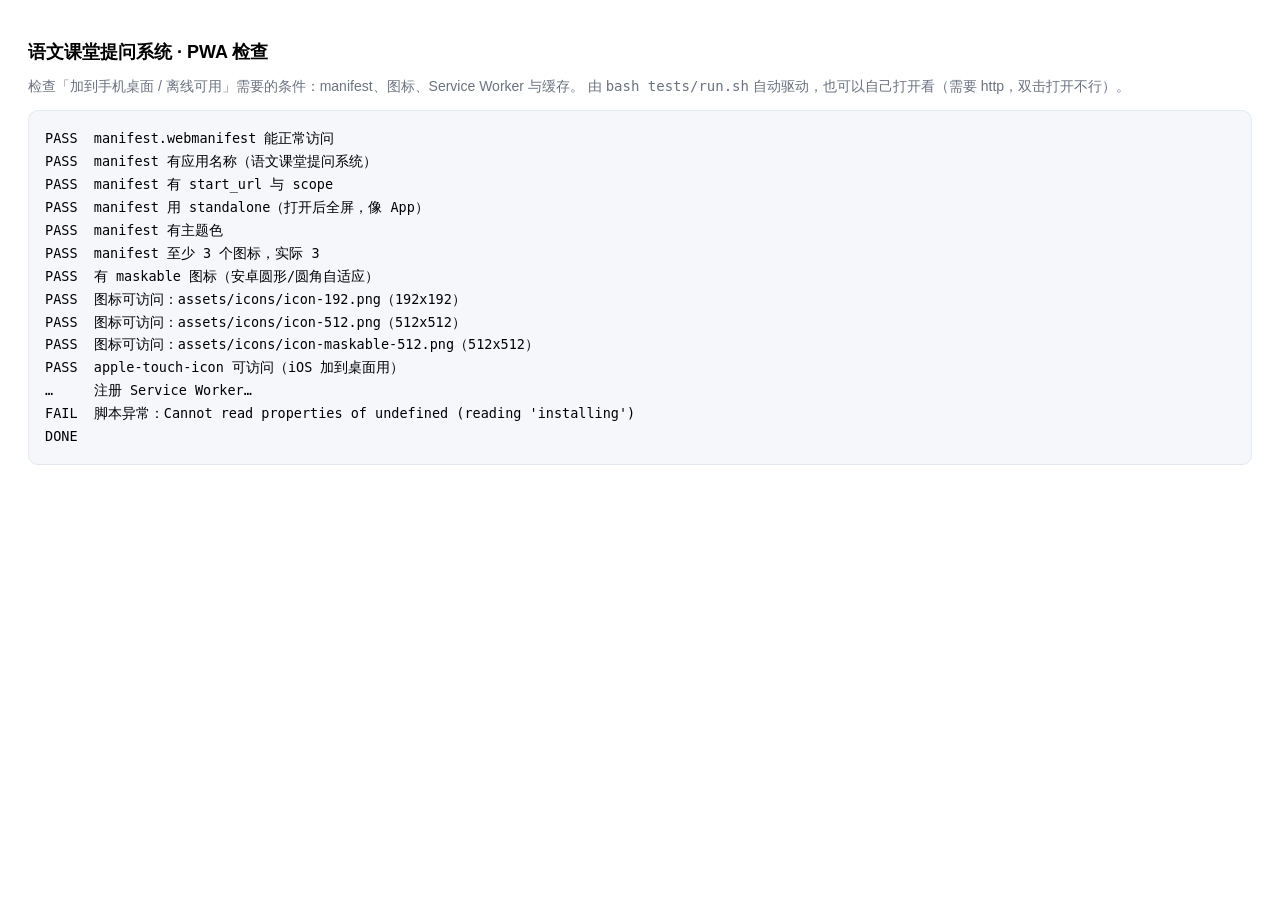
<file: tests/pwa-check.html>
<!DOCTYPE html>
<html lang="zh-CN">
<head>
<meta charset="UTF-8">
<title>语文课堂提问系统 · PWA 检查</title>
<style>
  body { font-family: -apple-system, "PingFang SC", "Microsoft YaHei", sans-serif; padding: 20px; }
  pre { background: #f5f7fb; border: 1px solid #e3e8f0; border-radius: 10px; padding: 16px; font-size: 13.5px; line-height: 1.7; }
</style>
</head>
<body>
<h1 style="font-size:18px">语文课堂提问系统 · PWA 检查</h1>
<p style="color:#6b7280;font-size:14px">检查「加到手机桌面 / 离线可用」需要的条件：manifest、图标、Service Worker 与缓存。
由 <code>bash tests/run.sh</code> 自动驱动，也可以自己打开看（需要 http，双击打开不行）。</p>
<pre id="out">running…</pre>

<script>
/* 这个页面有两副面孔：
   · 正常打开：跑一遍 PWA 检查，结果写进 localStorage，同时也显示在页面上
   · 加 ?read=1：把上一次的结果打印出来
   之所以绕这一圈：Service Worker 的安装是真实异步过程，而无头浏览器的
   --virtual-time-budget 会抢在它完成之前就截取页面，只能用「真实时间 + 二次读取」。 */
const REPORT_KEY = 'yw_pwa_report_v1';
const out = [];
const render = () => { document.getElementById('out').textContent = out.join('\n'); };
const save = () => { try { localStorage.setItem(REPORT_KEY, out.join('\n')); } catch (e) { /* 忽略 */ } };
const ok = (cond, msg) => { out.push((cond ? 'PASS  ' : 'FAIL  ') + msg); render(); save(); };
const note = msg => { out.push('…     ' + msg); render(); save(); };
const wait = ms => new Promise(r => setTimeout(r, ms));

if (/[?&]read=1/.test(location.search)) {
  const saved = localStorage.getItem(REPORT_KEY) || 'FAIL  没有读到检查结果（第一次检查可能没跑完）';
  out.push(saved);
  if (saved.indexOf('DONE') < 0) out.push('DONE');
  render();
} else {
  (async () => {
    try {
      /* ---- manifest ---- */
      const res = await fetch('../manifest.webmanifest');
      ok(res.ok, 'manifest.webmanifest 能正常访问');
      const man = await res.json();
      ok(!!man.name && !!man.short_name, 'manifest 有应用名称（' + man.name + '）');
      ok(!!man.start_url && !!man.scope, 'manifest 有 start_url 与 scope');
      ok(man.display === 'standalone', 'manifest 用 standalone（打开后全屏，像 App）');
      ok(man.theme_color === '#3b5bdb', 'manifest 有主题色');

      const icons = man.icons || [];
      ok(icons.length >= 3, 'manifest 至少 3 个图标，实际 ' + icons.length);
      ok(icons.some(i => i.purpose === 'maskable'), '有 maskable 图标（安卓圆形/圆角自适应）');
      for (const ic of icons) {
        const r = await fetch('../' + ic.src, { method: 'HEAD' });
        const ct = r.headers.get('content-type') || '';
        ok(r.ok && /image\/png/.test(ct), '图标可访问：' + ic.src + '（' + ic.sizes + '）');
      }
      const apple = await fetch('../assets/icons/apple-touch-icon.png', { method: 'HEAD' });
      ok(apple.ok, 'apple-touch-icon 可访问（iOS 加到桌面用）');

      /* ---- Service Worker ---- */
      if (!('serviceWorker' in navigator)) {
        ok(false, '当前浏览器不支持 Service Worker');
        out.push('DONE'); render(); save();
        return;
      }

      note('注册 Service Worker…');
      // 用相对路径注册，这样部署在子目录（如 GitHub Pages 的 /ai_edu_prod/）也能用
      const swUrl = new URL('../service-worker.js', location.href).pathname;
      const reg = await navigator.serviceWorker.register(swUrl);
      let state = '';
      for (let i = 0; i < 50; i++) {
        const w = reg.installing || reg.waiting || reg.active;
        state = w ? w.state : 'no-worker';
        if (reg.active) break;
        await wait(200);
      }
      ok(!!reg.active, 'Service Worker 已激活（状态：' + state + '）');

      let names = [];
      for (let i = 0; i < 50; i++) {
        names = (await caches.keys()).filter(n => n.indexOf('yw-quiz-') === 0);
        if (names.length) break;
        await wait(200);
      }
      ok(names.length === 1, '建立了版本缓存：' + (names.join(', ') || '（无）'));

      if (names.length) {
        const cache = await caches.open(names[0]);
        const urls = (await cache.keys()).map(r => r.url);
        ok(urls.some(u => /\/index\.html$/.test(u)), '首页已缓存（断网也能打开）');
        ok(urls.some(u => /\/assets\/js\/app\.js$/.test(u)), 'app.js 已缓存');
        ok(urls.some(u => /\/assets\/js\/data\.js$/.test(u)), '内置题库 data.js 已缓存');
        ok(urls.some(u => /xlsx\.full\.min\.js$/.test(u)), 'Excel 组件已缓存（离线也能导出题库）');
        ok(urls.some(u => /\/assets\/css\/style\.css$/.test(u)), '样式表已缓存');
        ok(urls.some(u => /icon-192\.png$/.test(u)), '应用图标已缓存');
        ok(urls.length >= 10, '核心文件都在缓存里（共 ' + urls.length + ' 个）');
      }
    } catch (e) {
      ok(false, '脚本异常：' + (e && e.message));
    }
    out.push('DONE');
    render();
    save();
  })();
}
</script>
</body>
</html>
</file>
